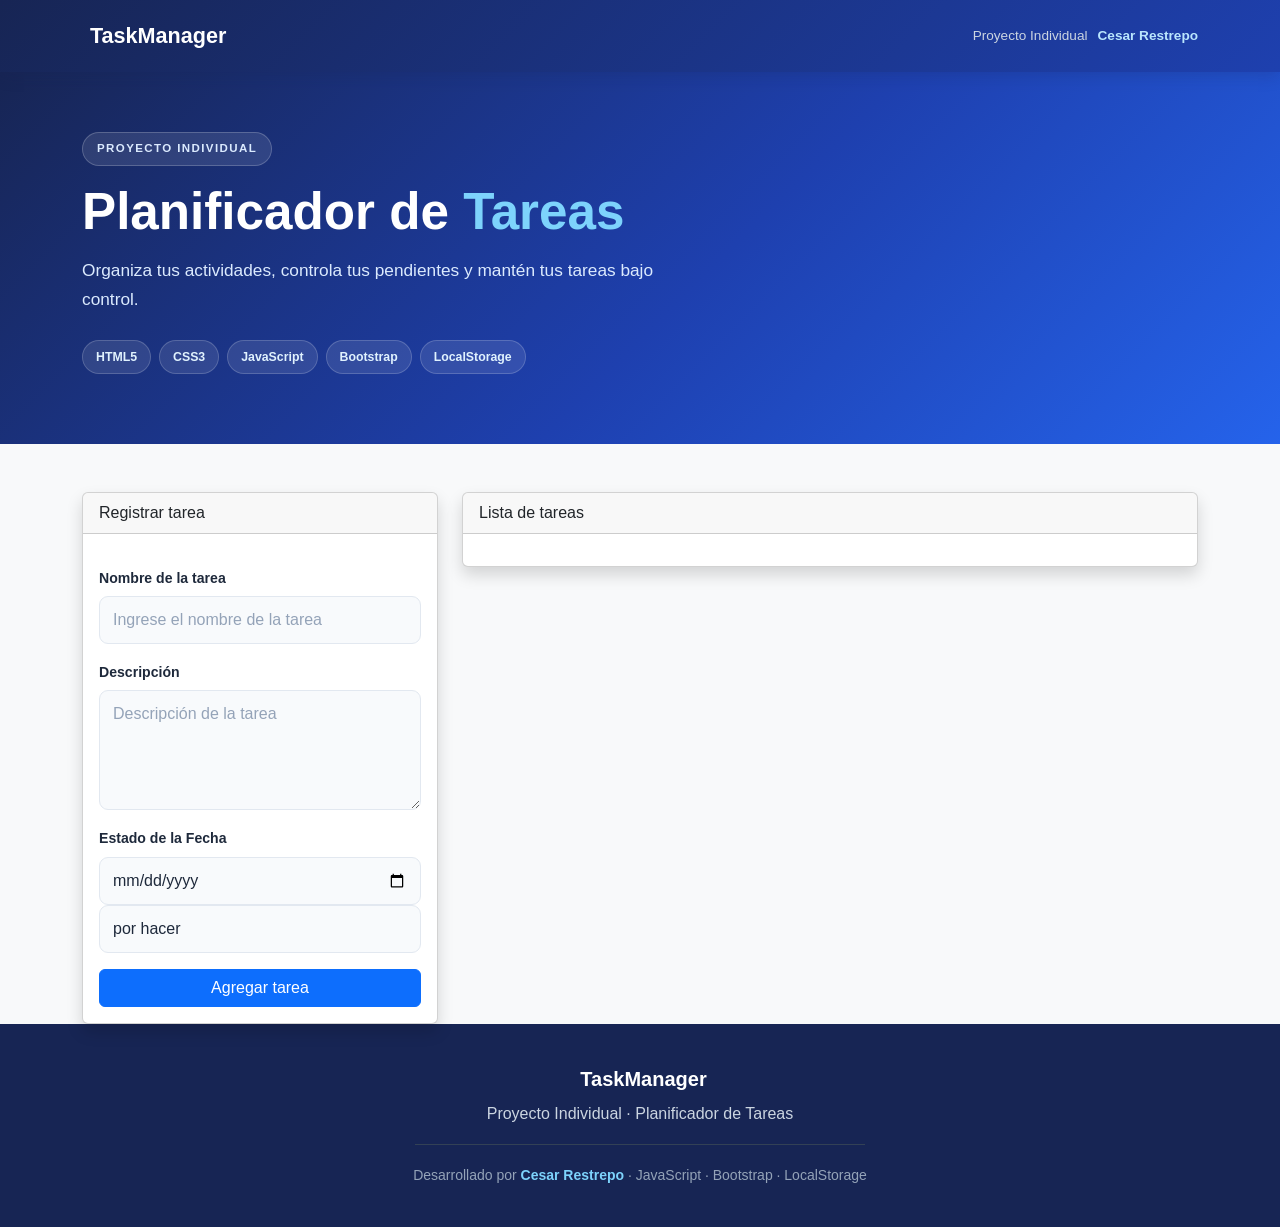
<file: index.html>
<!DOCTYPE html>
<html lang="en">
<head>
    <meta charset="UTF-8">
    <meta name="viewport" content="width=device-width, initial-scale=1.0">
    <title>Proyecto-Individual</title>
    <!----Bootstrap-->
    <link href="https://cdn.jsdelivr.net/npm/bootstrap@5.3.8/dist/css/bootstrap.min.css" rel="stylesheet" integrity="sha384-sRIl4kxILFvY47J16cr9ZwB07vP4J8+LH7qKQnuqkuIAvNWLzeN8tE5YBujZqJLB" crossorigin="anonymous">
    <script src="https://cdn.jsdelivr.net/npm/bootstrap@5.3.8/dist/js/bootstrap.bundle.min.js" integrity="sha384-FKyoEForCGlyvwx9Hj09JcYn3nv7wiPVlz7YYwJrWVcXK/BmnVDxM+D2scQbITxI" crossorigin="anonymous"></script>
    <!--stilos css--->
    <link rel="stylesheet" href="./css/styles.css">
    
</head>
<body class="bg-light">

 

    <!-- ===================================== -->
    <!-- NAVBAR -->
    <!-- ===================================== -->

    <nav class="navbar navbar-expand-lg navbar-dark navbar-custom">

        <div class="container">

            <a class="navbar-brand fw-bold" href="#">

                <i class="bi bi-check2-square"></i>

                TaskManager

            </a>


            <div class="author-info">

                <span>
                    Proyecto Individual
                </span>

                <strong>
                    Cesar Restrepo
                </strong>

            </div>

        </div>

    </nav>



    <!-- ===================================== -->
    <!-- PRESENTACIÓN -->
    <!-- ===================================== -->

    <section class="hero-section">

        <div class="container">

            <div class="hero-content">

                <span class="badge-project">
                    PROYECTO INDIVIDUAL
                </span>

                <h1>
                    Planificador de
                    <span>Tareas</span>
                </h1>

                <p>
                    Organiza tus actividades, controla tus pendientes
                    y mantén tus tareas bajo control.
                </p>

                <div class="tech-badges">

                    <span>HTML5</span>
                    <span>CSS3</span>
                    <span>JavaScript</span>
                    <span>Bootstrap</span>
                    <span>LocalStorage</span>

                </div>

            </div>

        </div>

    </section>



    <!-- ===================================== -->
    <!-- CONTENIDO PRINCIPAL -->
    <!-- ===================================== -->
    <div class="container mt-5">

        <div class="row">

            <!-- Formulario -->

            <div class="col-md-4">

                <div class="card shadow">

                    <div class="card-header">
                        Registrar tarea
                    </div>

                    <div class="card-body">
                         <div id="mensaje" class="mb-3"></div>
                        <form id="formTarea">

                            <div class="mb-3">
                                <label class="form-label">
                                     Nombre de la tarea
                                </label>

                                <input
                                    type="text"
                                    id="nombreTarea"
                                    class="form-control"
                                     placeholder="Ingrese el nombre de la tarea"
                                    >
                                
                            </div>

                            <div class="mb-3">
                                <label class="form-label">
                                    Descripción
                                </label>

                                <textarea
                                    id="descripcionTarea"
                                    class="form-control"
                                    rows="4"
                                    placeholder="Descripción de la tarea"
                                    
                                    ></textarea>
                            </div>

                            <div class="mb-3">

                                <label class="form-label">
                                    Estado de la Fecha 
                                </label>
                                <input id="fechaTarea" type="date" class="form-control">

                                <select class="form-select" id="estadoFecha">

                                    <option value="porhacer">por hacer</option>
                                    <option value="confirmada">Confirmada</option>
                                    <option value="cancelada">Cancelada</option>
                                    <option value="finalizada">Finalizada</option>

                                </select>

                            </div>

                            <button
                                class="btn btn-primary w-100">
                                Agregar tarea
                            </button>

                        </form>

                    </div>

                </div>

            </div>


            <!-- Lista de las tareas realizadas -->

<div class="col-md-8">

    <div class="card shadow">

        <div class="card-header">
            Lista de tareas
        </div>

        <div class="card-body">

            <div id="listaTareas"></div>

        </div>

    </div>

</div>

        </div>

    </div>
    <!-- ===================================== -->
    <!-- FOOTER -->
    <!-- ===================================== -->

    <footer class="footer-custom">

        <div class="container text-center">

            <div class="footer-logo">

                <i class="bi bi-check2-square"></i>

                TaskManager

            </div>


            <p>
                Proyecto Individual · Planificador de Tareas
            </p>


            <div class="footer-line"></div>


            <small>
                Desarrollado por
                <strong>Cesar Restrepo</strong>
                · JavaScript · Bootstrap · LocalStorage
            </small>

        </div>

    </footer>






    <!-- JavaScript del proyecto -->
<script src="./js/taskManager.js"></script>
<script src="./js/index.js"></script>
</body>
</html>
</file>
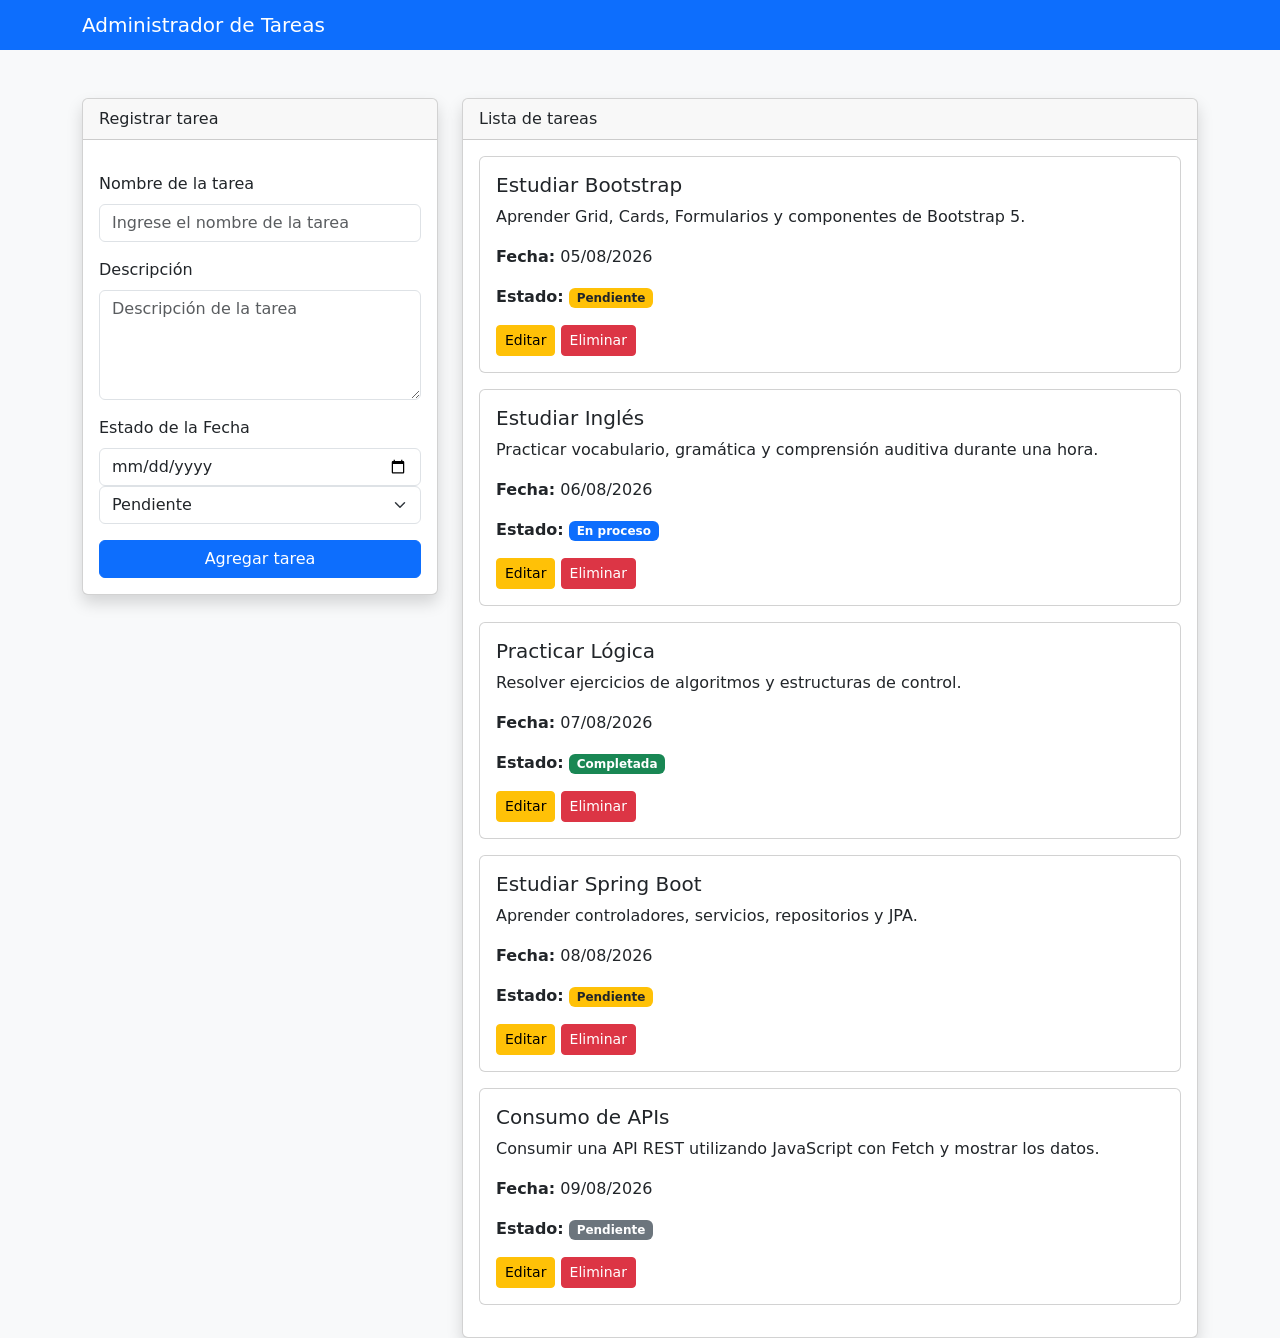
<file: Planificador-Tareas/index.html>
<!DOCTYPE html>
<html lang="en">
<head>
    <meta charset="UTF-8">
    <meta name="viewport" content="width=device-width, initial-scale=1.0">
    <title>Proyecto-Individual</title>
    <!----Bootstrap-->
    <link href="https://cdn.jsdelivr.net/npm/bootstrap@5.3.8/dist/css/bootstrap.min.css" rel="stylesheet" integrity="sha384-sRIl4kxILFvY47J16cr9ZwB07vP4J8+LH7qKQnuqkuIAvNWLzeN8tE5YBujZqJLB" crossorigin="anonymous">
    <script src="https://cdn.jsdelivr.net/npm/bootstrap@5.3.8/dist/js/bootstrap.bundle.min.js" integrity="sha384-FKyoEForCGlyvwx9Hj09JcYn3nv7wiPVlz7YYwJrWVcXK/BmnVDxM+D2scQbITxI" crossorigin="anonymous"></script>
    <!--stilos css--->
    <Link reference="stylesheet" href="./css/styles.css" >
    
</head>
<body class="bg-light">

    <!-- Navbar -->
   <nav class="navbar navbar-dark bg-primary">
        <div class="container">
            <span class="navbar-brand mb-0 h1">
                Administrador de Tareas
            </span>
        </div>
    </nav>

    <div class="container mt-5">

        <div class="row">

            <!-- Formulario -->

            <div class="col-md-4">

                <div class="card shadow">

                    <div class="card-header">
                        Registrar tarea
                    </div>

                    <div class="card-body">
                         <div id="mensaje" class="mb-3"></div>
                        <form id="formTarea">

                            <div class="mb-3">
                                <label class="form-label">
                                     Nombre de la tarea
                                </label>

                                <input
                                    type="text"
                                    id="nombreTarea"
                                    class="form-control"
                                     placeholder="Ingrese el nombre de la tarea"
                                    >
                                
                            </div>

                            <div class="mb-3">
                                <label class="form-label">
                                    Descripción
                                </label>

                                <textarea
                                    id="descripcionTarea"
                                    class="form-control"
                                    rows="4"
                                    placeholder="Descripción de la tarea"
                                    
                                    ></textarea>
                            </div>

                            <div class="mb-3">

                                <label class="form-label">
                                    Estado de la Fecha 
                                </label>
                                <input id="fechaTarea" type="date" class="form-control">

                                <select class="form-select" id="estadoFecha">

                                    <option value="pendiente">Pendiente</option>
                                    <option value="confirmada">Confirmada</option>
                                    <option value="cancelada">Cancelada</option>
                                    <option value="finalizada">Finalizada</option>

                                </select>

                            </div>

                            <button
                                class="btn btn-primary w-100">
                                Agregar tarea
                            </button>

                        </form>

                    </div>

                </div>

            </div>

            <!-- Lista de las tareas realizadas  -->

            <div class="col-md-8">

                <div class="card shadow">

                    <div class="card-header">
                        Lista de tareas
                    </div>

                    <div class="card-body">

                       <div class="card mb-3">
    <div class="card-body">
        <h5 class="card-title">Estudiar Bootstrap</h5>

        <p class="card-text">
            Aprender Grid, Cards, Formularios y componentes de Bootstrap 5.
        </p>

        <p><strong>Fecha:</strong> 05/08/2026</p>

        <p>
            <strong>Estado:</strong>
            <span class="badge bg-warning text-dark">Pendiente</span>
        </p>

        <button class="btn btn-warning btn-sm">Editar</button>
        <button class="btn btn-danger btn-sm">Eliminar</button>
    </div>
</div>

<div class="card mb-3">
    <div class="card-body">
        <h5 class="card-title">Estudiar Inglés</h5>

        <p class="card-text">
            Practicar vocabulario, gramática y comprensión auditiva durante una hora.
        </p>

        <p><strong>Fecha:</strong> 06/08/2026</p>

        <p>
            <strong>Estado:</strong>
            <span class="badge bg-primary">En proceso</span>
        </p>

        <button class="btn btn-warning btn-sm">Editar</button>
        <button class="btn btn-danger btn-sm">Eliminar</button>
    </div>
</div>

<div class="card mb-3">
    <div class="card-body">
        <h5 class="card-title">Practicar Lógica</h5>

        <p class="card-text">
            Resolver ejercicios de algoritmos y estructuras de control.
        </p>

        <p><strong>Fecha:</strong> 07/08/2026</p>

        <p>
            <strong>Estado:</strong>
            <span class="badge bg-success">Completada</span>
        </p>

        <button class="btn btn-warning btn-sm">Editar</button>
        <button class="btn btn-danger btn-sm">Eliminar</button>
    </div>
</div>

<div class="card mb-3">
    <div class="card-body">
        <h5 class="card-title">Estudiar Spring Boot</h5>

        <p class="card-text">
            Aprender controladores, servicios, repositorios y JPA.
        </p>

        <p><strong>Fecha:</strong> 08/08/2026</p>

        <p>
            <strong>Estado:</strong>
            <span class="badge bg-warning text-dark">Pendiente</span>
        </p>

        <button class="btn btn-warning btn-sm">Editar</button>
        <button class="btn btn-danger btn-sm">Eliminar</button>
    </div>
</div>

<div class="card mb-3">
    <div class="card-body">
        <h5 class="card-title">Consumo de APIs</h5>

        <p class="card-text">
            Consumir una API REST utilizando JavaScript con Fetch y mostrar los datos.
        </p>

        <p><strong>Fecha:</strong> 09/08/2026</p>

        <p>
            <strong>Estado:</strong>
            <span class="badge bg-secondary">Pendiente</span>
        </p>

        <button class="btn btn-warning btn-sm">Editar</button>
        <button class="btn btn-danger btn-sm">Eliminar</button>
    </div>
</div>


                    </div>

                </div>

            </div>

        </div>

    </div>
<script src="./js/app.js"></script>
</body>
</html>
</file>
<file: css/styles.css>
/* =====================================
   VARIABLES
===================================== */

:root {
    --azul-oscuro: #172554;
    --azul: #2563EB;
    --azul-hover: #1D4ED8;
    --azul-claro: #EFF6FF;
    --celeste: #38BDF8;

    --verde: #16A34A;
    --verde-hover: #15803D;

    --naranja: #F59E0B;
    --naranja-hover: #D97706;

    --rojo: #DC2626;
    --rojo-hover: #B91C1C;

    --fondo: #F8FAFC;
    --blanco: #FFFFFF;

    --texto: #1E293B;
    --texto-secundario: #64748B;

    --borde: #E2E8F0;
}


/* =====================================
   GENERAL
===================================== */

body {
    margin: 0;

    font-family:
        "Segoe UI",
        Tahoma,
        Geneva,
        Verdana,
        sans-serif;

    background: var(--fondo);

    color: var(--texto);
}


/* =====================================
   NAVBAR
===================================== */

.navbar-custom {

    background:
        linear-gradient(
            135deg,
            var(--azul-oscuro),
            #1E40AF
        );

    padding: 15px 0;

    box-shadow:
        0 4px 15px
        rgba(23, 37, 84, 0.20);
}


.navbar-brand {

    color: white !important;

    font-size: 1.35rem;

    font-weight: 700;
}


.navbar-brand i {

    color: var(--celeste);

    margin-right: 8px;
}


.author-info {

    display: flex;

    align-items: center;

    gap: 10px;

    color: white;

    font-size: 0.85rem;
}


.author-info span {

    color: #CBD5E1;
}


.author-info strong {

    color: #BAE6FD;
}


/* =====================================
   HERO
===================================== */

.hero-section {

    background:
        linear-gradient(
            135deg,
            #172554 0%,
            #1E40AF 55%,
            #2563EB 100%
        );

    color: white;

    padding:
        60px 0
        70px;
}


.hero-content {

    max-width: 720px;
}


.badge-project {

    display: inline-block;

    padding:
        7px 14px;

    margin-bottom:
        18px;

    border-radius:
        30px;

    background:
        rgba(255, 255, 255, 0.10);

    border:
        1px solid
        rgba(255, 255, 255, 0.20);

    color:
        #DBEAFE;

    font-size:
        0.72rem;

    font-weight:
        700;

    letter-spacing:
        1.4px;
}


.hero-section h1 {

    font-size:
        3.2rem;

    font-weight:
        800;

    line-height:
        1.1;

    margin-bottom:
        16px;
}


.hero-section h1 span {

    color:
        #7DD3FC;
}


.hero-section p {

    max-width:
        620px;

    color:
        #DBEAFE;

    font-size:
        1.08rem;

    line-height:
        1.7;

    margin-bottom:
        25px;
}


/* =====================================
   TECNOLOGÍAS
===================================== */

.tech-badges {

    display:
        flex;

    flex-wrap:
        wrap;

    gap:
        8px;
}


.tech-badges span {

    padding:
        7px 13px;

    border-radius:
        20px;

    background:
        rgba(255, 255, 255, 0.10);

    border:
        1px solid
        rgba(255, 255, 255, 0.18);

    color:
        #E0F2FE;

    font-size:
        0.77rem;

    font-weight:
        600;
}


/* =====================================
   CONTENIDO
===================================== */

.main-container {

    position:
        relative;

    z-index:
        5;

    margin-top:
        -35px;

    margin-bottom:
        60px;
}


/* =====================================
   CARDS PRINCIPALES
===================================== */

.task-form-card,
.task-list-card {

    border:
        none;

    border-radius:
        15px;

    background:
        var(--blanco);

    overflow:
        hidden;

    box-shadow:
        0 10px 30px
        rgba(15, 23, 42, 0.08);
}


/* =====================================
   CABECERA
===================================== */

.card-header-custom {

    display:
        flex;

    align-items:
        center;

    justify-content:
        space-between;

    padding:
        18px 22px;

    background:
        var(--blanco);

    border-bottom:
        1px solid
        var(--borde);

    color:
        var(--azul-oscuro);

    font-weight:
        700;
}


.card-header-custom i {

    color:
        var(--azul);

    margin-right:
        8px;
}


.task-label {

    background:
        var(--azul-claro);

    color:
        var(--azul);

    padding:
        6px 10px;

    border-radius:
        20px;

    font-size:
        0.7rem;

    font-weight:
        700;
}


/* =====================================
   FORMULARIO
===================================== */

.form-label {

    color:
        var(--texto);

    font-size:
        0.88rem;

    font-weight:
        600;

    margin-bottom:
        7px;
}


.form-control,
.form-select {

    background:
        #F8FAFC;

    border:
        1px solid
        var(--borde);

    border-radius:
        9px;

    padding:
        11px 13px;

    color:
        var(--texto);
}


.form-control::placeholder {

    color:
        #94A3B8;
}


.form-control:focus,
.form-select:focus {

    background:
        white;

    border-color:
        var(--azul);

    box-shadow:
        0 0 0 3px
        rgba(37, 99, 235, 0.12);
}


/* =====================================
   ESPACIADO DEL FORMULARIO
===================================== */

.task-form-card .mb-3,
.task-form-card .mb-4 {

    margin-bottom:
        18px !important;
}


.task-form-card textarea {

    min-height:
        110px;

    resize:
        vertical;
}


/* =====================================
   BOTÓN AGREGAR
===================================== */

.btn-primary-custom {

    background:
        linear-gradient(
            135deg,
            var(--azul),
            var(--azul-hover)
        );

    border:
        none !important;

    border-radius:
        9px !important;

    color:
        white !important;

    padding:
        11px;

    font-weight:
        700;

    transition:
        0.2s ease;
}


.btn-primary-custom:hover {

    background:
        var(--azul-hover);

    color:
        white;

    transform:
        translateY(-2px);

    box-shadow:
        0 7px 18px
        rgba(37, 99, 235, 0.25);
}


/* =====================================
   TARJETAS DE TAREAS
===================================== */

.tarea-card {

    background:
        white;

    border:
        1px solid
        var(--borde) !important;

    border-radius:
        12px !important;

    margin-bottom:
        15px !important;

    transition:
        all 0.2s ease;
}


.tarea-card:hover {

    border-color:
        #BFDBFE !important;

    box-shadow:
        0 7px 20px
        rgba(15, 23, 42, 0.07);

    transform:
        translateY(-2px);
}


.tarea-card .card-title {

    color:
        var(--azul-oscuro);

    font-size:
        1.05rem;

    font-weight:
        700;
}


.tarea-card .card-text {

    color:
        var(--texto-secundario);

    font-size:
        0.9rem;
}


.tarea-card p {

    color:
        #475569;

    font-size:
        0.88rem;
}


.tarea-card strong {

    color:
        var(--texto);
}


/* =====================================
   ESTADO
===================================== */

.estado-tarea {

    border-radius:
        20px;

    padding:
        6px 11px;

    font-size:
        0.72rem;

    font-weight:
        700;
}


/* =====================================
   BOTONES DE LAS TARJETAS
===================================== */

.tarea-card button {

    border:
        none !important;

    border-radius:
        7px !important;

    padding:
        7px 13px;

    font-size:
        0.78rem;

    font-weight:
        600;

    transition:
        all 0.2s ease;
}


/* =====================================
   MARK AS DONE
===================================== */

.tarea-card .done-button {

    background:
        var(--verde) !important;

    color:
        white !important;
}


.tarea-card .done-button:hover {

    background:
        var(--verde-hover) !important;

    transform:
        translateY(-1px);
}


/* =====================================
   EDITAR
===================================== */

.tarea-card .btn-warning {

    background:
        var(--naranja) !important;

    color:
        white !important;
}


.tarea-card .btn-warning:hover {

    background:
        var(--naranja-hover) !important;

    transform:
        translateY(-1px);
}


/* =====================================
   ELIMINAR
===================================== */

.tarea-card .delete-button {

    background:
        var(--rojo) !important;

    color:
        white !important;
}


.tarea-card .delete-button:hover {

    background:
        var(--rojo-hover) !important;

    transform:
        translateY(-1px);
}


/* =====================================
   MENSAJES
===================================== */

.alert {

    border-radius:
        9px;

    font-size:
        0.85rem;
}


/* =====================================
   FOOTER
===================================== */

.footer-custom {

    background:
        var(--azul-oscuro);

    color:
        white;

    padding:
        40px 0;
}


.footer-logo {

    color:
        white;

    font-size:
        1.25rem;

    font-weight:
        700;

    margin-bottom:
        8px;
}


.footer-logo i {

    color:
        var(--celeste);

    margin-right:
        7px;
}


.footer-custom p {

    color:
        #CBD5E1;

    margin-bottom:
        18px;
}


.footer-line {

    height:
        1px;

    max-width:
        450px;

    margin:
        0 auto 18px;

    background:
        #334155;
}


.footer-custom small {

    color:
        #94A3B8;
}


.footer-custom strong {

    color:
        #7DD3FC;
}
</file>
